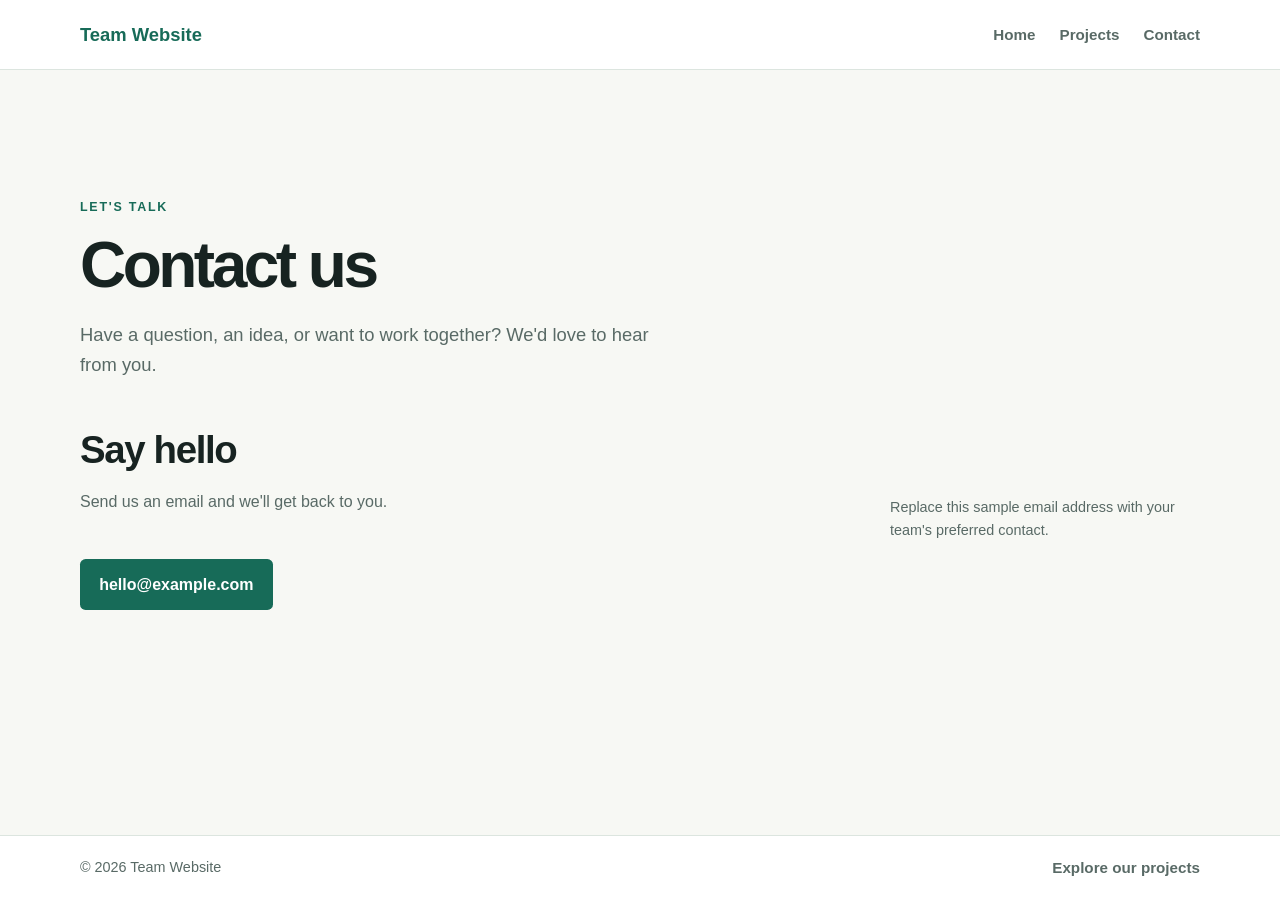
<file: contact.html>
<!doctype html>
<html lang="en">
<head>
  <meta charset="utf-8">
  <meta name="viewport" content="width=device-width, initial-scale=1">
  <meta name="description" content="Contact the Team Website team.">
  <title>Contact | Team Website</title>
  <link rel="stylesheet" href="css/styles.css">
  <script src="js/script.js" defer></script>
</head>
<body>
  <header class="site-header">
    <a class="brand" href="index.html">Team Website</a>
    <nav aria-label="Main navigation">
      <a href="index.html">Home</a>
      <a href="projects.html">Projects</a>
      <a href="contact.html">Contact</a>
    </nav>
  </header>

  <main>
    <section class="page-heading">
      <p class="eyebrow">Let's talk</p>
      <h1>Contact us</h1>
      <p>Have a question, an idea, or want to work together? We'd love to hear from you.</p>
    </section>

    <section class="contact-panel content-section">
      <div>
        <h2>Say hello</h2>
        <p>Send us an email and we'll get back to you.</p>
        <a class="button" href="mailto:hello@example.com">hello@example.com</a>
      </div>
      <p class="contact-note">Replace this sample email address with your team's preferred contact.</p>
    </section>
  </main>

  <footer class="site-footer">
    <p>© <span data-current-year></span> Team Website</p>
    <a href="projects.html">Explore our projects</a>
  </footer>
</body>
</html>
</file>
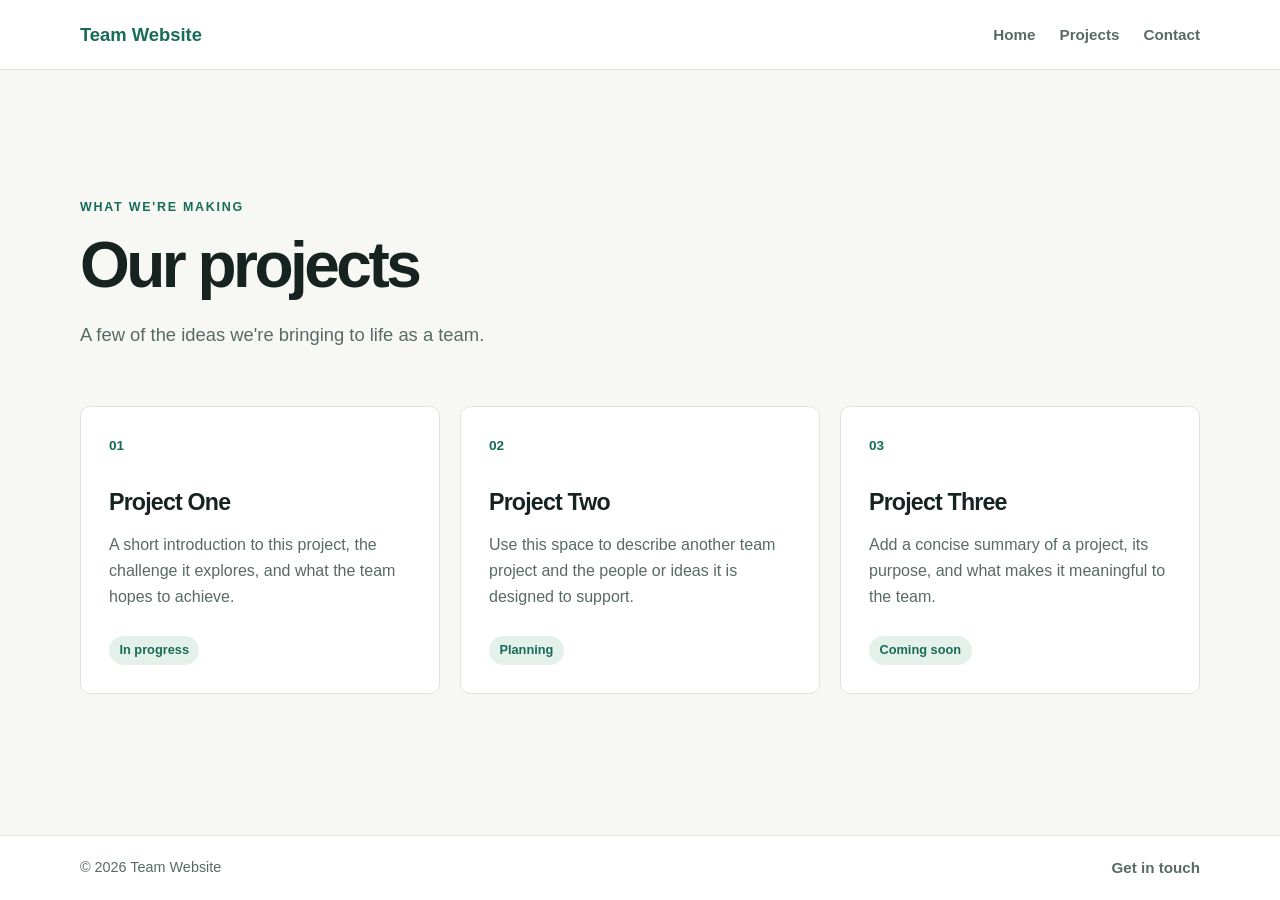
<file: projects.html>
<!doctype html>
<html lang="en">
  <head>
    <meta charset="utf-8" />
    <meta name="viewport" content="width=device-width, initial-scale=1" />
    <meta
      name="description"
      content="Explore the projects our team is working on."
    />
    <title>Projects | Team Website</title>
    <link rel="stylesheet" href="css/styles.css" />
    <script src="js/script.js" defer></script>
  </head>
  <body>
    <header class="site-header">
      <a class="brand" href="index.html">Team Website</a>
      <nav aria-label="Main navigation">
        <a href="index.html">Home</a>
        <a href="projects.html">Projects</a>
        <a href="contact.html">Contact</a>
      </nav>
    </header>

    <main>
      <section class="page-heading">
        <p class="eyebrow">What we're making</p>
        <h1>Our projects</h1>
        <p>A few of the ideas we're bringing to life as a team.</p>
      </section>

      <section class="project-grid content-section" aria-label="Project list">
        <article class="project-card">
          <span class="project-number">01</span>
          <h2>Project One</h2>
          <p>
            A short introduction to this project, the challenge it explores, and
            what the team hopes to achieve.
          </p>
          <span class="tag">In progress</span>
        </article>
        <article class="project-card">
          <span class="project-number">02</span>
          <h2>Project Two</h2>
          <p>
            Use this space to describe another team project and the people or
            ideas it is designed to support.
          </p>
          <span class="tag">Planning</span>
        </article>
        <article class="project-card">
          <span class="project-number">03</span>
          <h2>Project Three</h2>
          <p>
            Add a concise summary of a project, its purpose, and what makes it
            meaningful to the team.
          </p>
          <span class="tag">Coming soon</span>
        </article>
      </section>
    </main>

    <footer class="site-footer">
      <p>© <span data-current-year></span> Team Website</p>
      <a href="contact.html">Get in touch</a>
    </footer>
  </body>
</html>
</file>
<file: css/styles.css>
:root {
  color-scheme: light;
  --ink: #172321;
  --muted: #596a66;
  --paper: #f7f8f4;
  --surface: #ffffff;
  --accent: #176b58;
  --accent-light: #e4f1eb;
  --line: #dce5df;
  font-family: "Segoe UI", Arial, sans-serif;
}

* {
  box-sizing: border-box;
}

body {
  min-width: 320px;
  min-height: 100vh;
  margin: 0;
  display: flex;
  flex-direction: column;
  background: var(--paper);
  color: var(--ink);
  line-height: 1.6;
}

a {
  color: inherit;
}

a:focus-visible {
  outline: 3px solid #d88a36;
  outline-offset: 4px;
}

.site-header,
.site-footer {
  display: flex;
  align-items: center;
  justify-content: space-between;
  gap: 1.5rem;
  padding: 1.25rem max(6vw, calc((100vw - 1120px) / 2));
}

.site-header {
  background: var(--surface);
  border-bottom: 1px solid var(--line);
}

.brand {
  color: var(--accent);
  font-size: 1.15rem;
  font-weight: 750;
  text-decoration: none;
}

nav {
  display: flex;
  flex-wrap: wrap;
  gap: 1.5rem;
}

nav a,
.site-footer a {
  color: var(--muted);
  font-size: 0.95rem;
  font-weight: 600;
  text-decoration: none;
}

nav a:hover,
.site-footer a:hover,
.text-link:hover {
  color: var(--accent);
}

main {
  flex: 1;
}

.hero,
.page-heading {
  padding: clamp(4rem, 11vw, 8rem) max(6vw, calc((100vw - 1120px) / 2));
}

.hero {
  background: var(--accent-light);
}

.hero h1,
.page-heading h1 {
  max-width: 780px;
  margin: 0;
  font-size: clamp(2.6rem, 7vw, 5.2rem);
  letter-spacing: -0.055em;
  line-height: 1.08;
}

.hero > p:not(.eyebrow),
.page-heading > p:not(.eyebrow) {
  max-width: 600px;
  margin: 1.25rem 0 0;
  color: var(--muted);
  font-size: 1.15rem;
}

.eyebrow {
  margin: 0 0 0.8rem;
  color: var(--accent);
  font-size: 0.78rem;
  font-weight: 750;
  letter-spacing: 0.14em;
  text-transform: uppercase;
}

.button {
  display: inline-block;
  margin-top: 1.75rem;
  padding: 0.8rem 1.2rem;
  border-radius: 0.35rem;
  background: var(--accent);
  color: white;
  font-weight: 700;
  text-decoration: none;
}

.button:hover {
  background: #105341;
}

.content-section {
  width: min(100% - 12vw, 1120px);
  margin: 0 auto;
  padding: clamp(3rem, 7vw, 5.5rem) 0;
}

.intro {
  max-width: 780px;
  margin-left: max(6vw, calc((100vw - 1120px) / 2));
}

.content-section h2,
.project-card h2 {
  margin: 0 0 0.75rem;
  font-size: clamp(1.7rem, 4vw, 2.4rem);
  letter-spacing: -0.035em;
  line-height: 1.2;
}

.content-section p,
.project-card p {
  color: var(--muted);
}

.feature {
  display: flex;
  align-items: center;
  justify-content: space-between;
  gap: 2rem;
  border-top: 1px solid var(--line);
}

.feature > div {
  max-width: 650px;
}

.text-link {
  flex-shrink: 0;
  color: var(--accent);
  font-weight: 700;
  text-decoration: none;
}

.page-heading {
  padding-bottom: 2rem;
}

.page-heading h1 {
  font-size: clamp(2.5rem, 6vw, 4rem);
}

.project-grid {
  display: grid;
  grid-template-columns: repeat(3, minmax(0, 1fr));
  gap: 1.25rem;
  padding-top: 1.5rem;
}

.project-card {
  padding: 1.75rem;
  border: 1px solid var(--line);
  border-radius: 0.65rem;
  background: var(--surface);
}

.project-number {
  display: block;
  margin-bottom: 2rem;
  color: var(--accent);
  font-size: 0.85rem;
  font-weight: 750;
}

.project-card h2 {
  font-size: 1.45rem;
}

.tag {
  display: inline-block;
  margin-top: 0.7rem;
  padding: 0.25rem 0.65rem;
  border-radius: 2rem;
  background: var(--accent-light);
  color: var(--accent);
  font-size: 0.8rem;
  font-weight: 650;
}

.contact-panel {
  display: flex;
  align-items: center;
  justify-content: space-between;
  gap: 2rem;
  padding-top: 1rem;
}

.contact-note {
  max-width: 310px;
  font-size: 0.9rem;
}

.site-footer {
  border-top: 1px solid var(--line);
  background: var(--surface);
}

.site-footer p {
  margin: 0;
  color: var(--muted);
  font-size: 0.9rem;
}

@media (max-width: 700px) {
  .site-header,
  .site-footer {
    align-items: flex-start;
    flex-direction: column;
    gap: 0.75rem;
    padding-right: 6vw;
    padding-left: 6vw;
  }

  nav {
    gap: 1.1rem;
  }

  .project-grid {
    grid-template-columns: 1fr;
  }

  .feature,
  .contact-panel {
    align-items: flex-start;
    flex-direction: column;
  }
}
</file>
